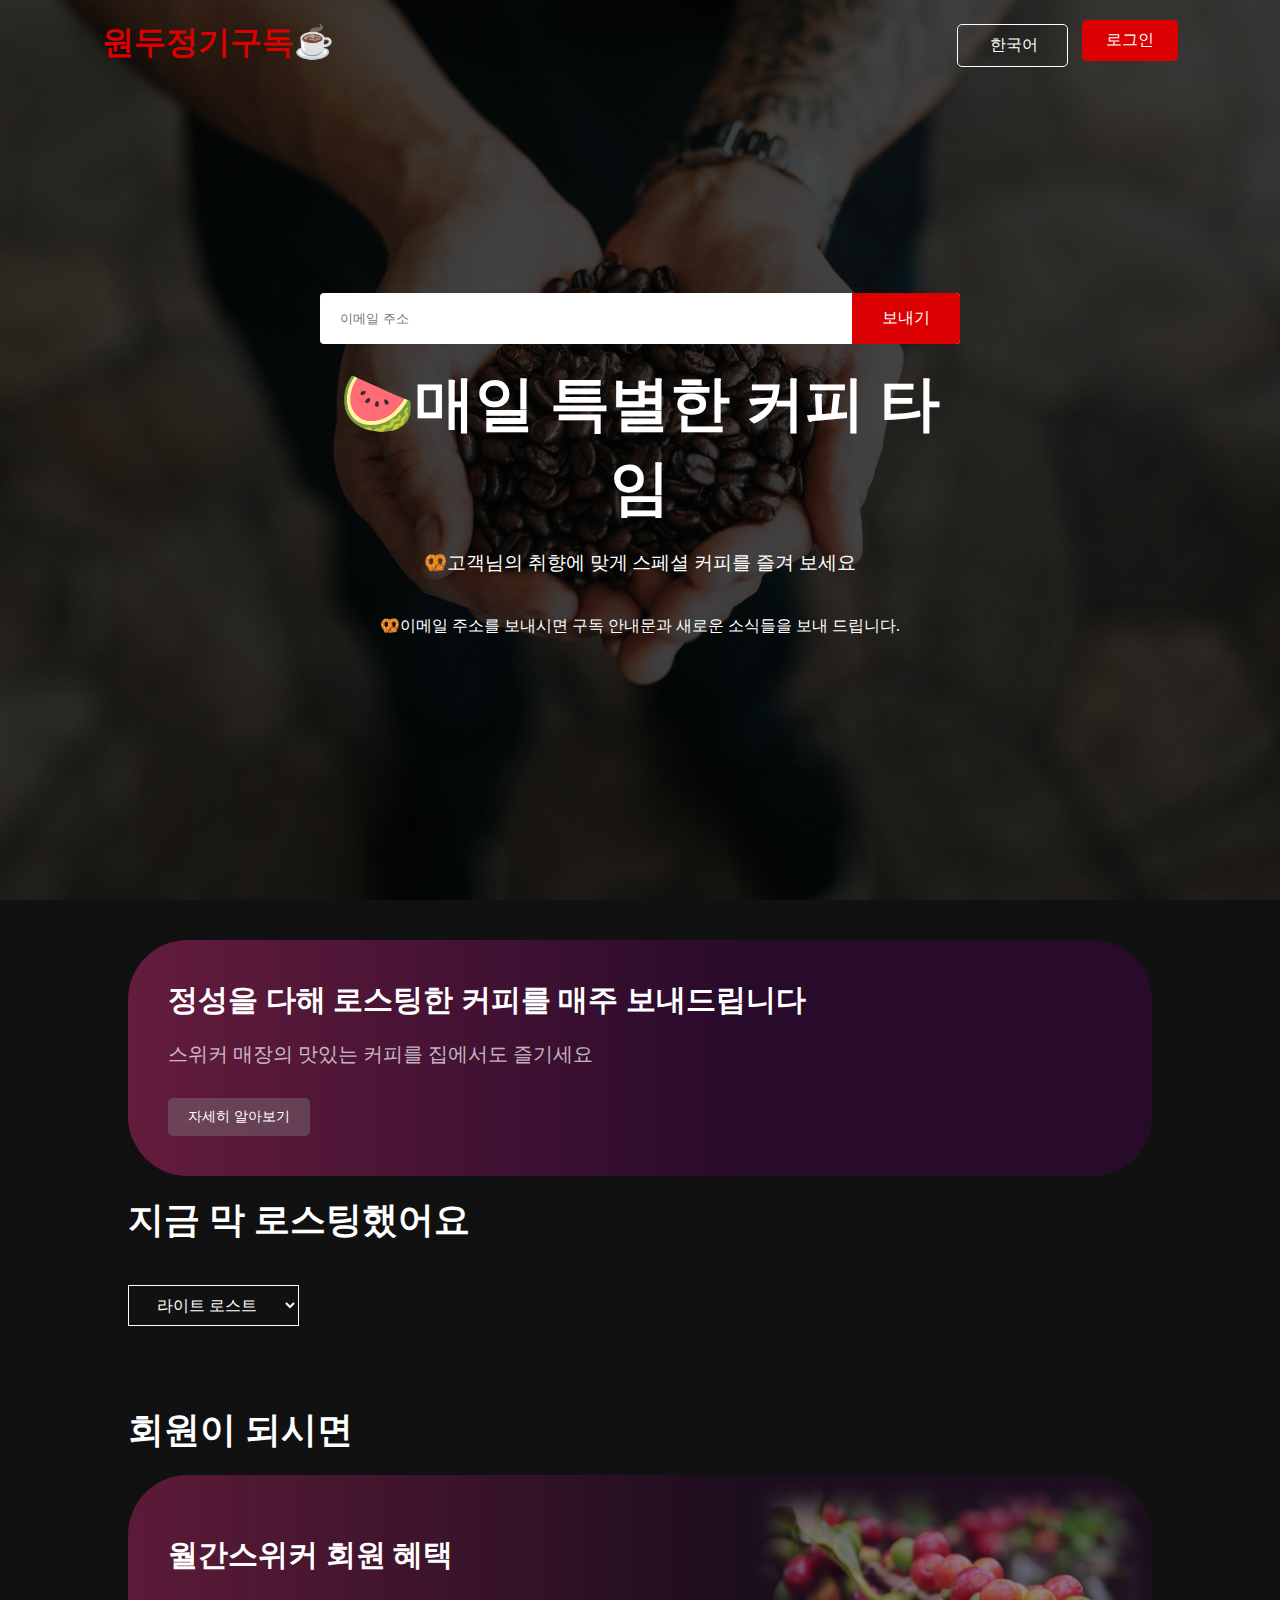
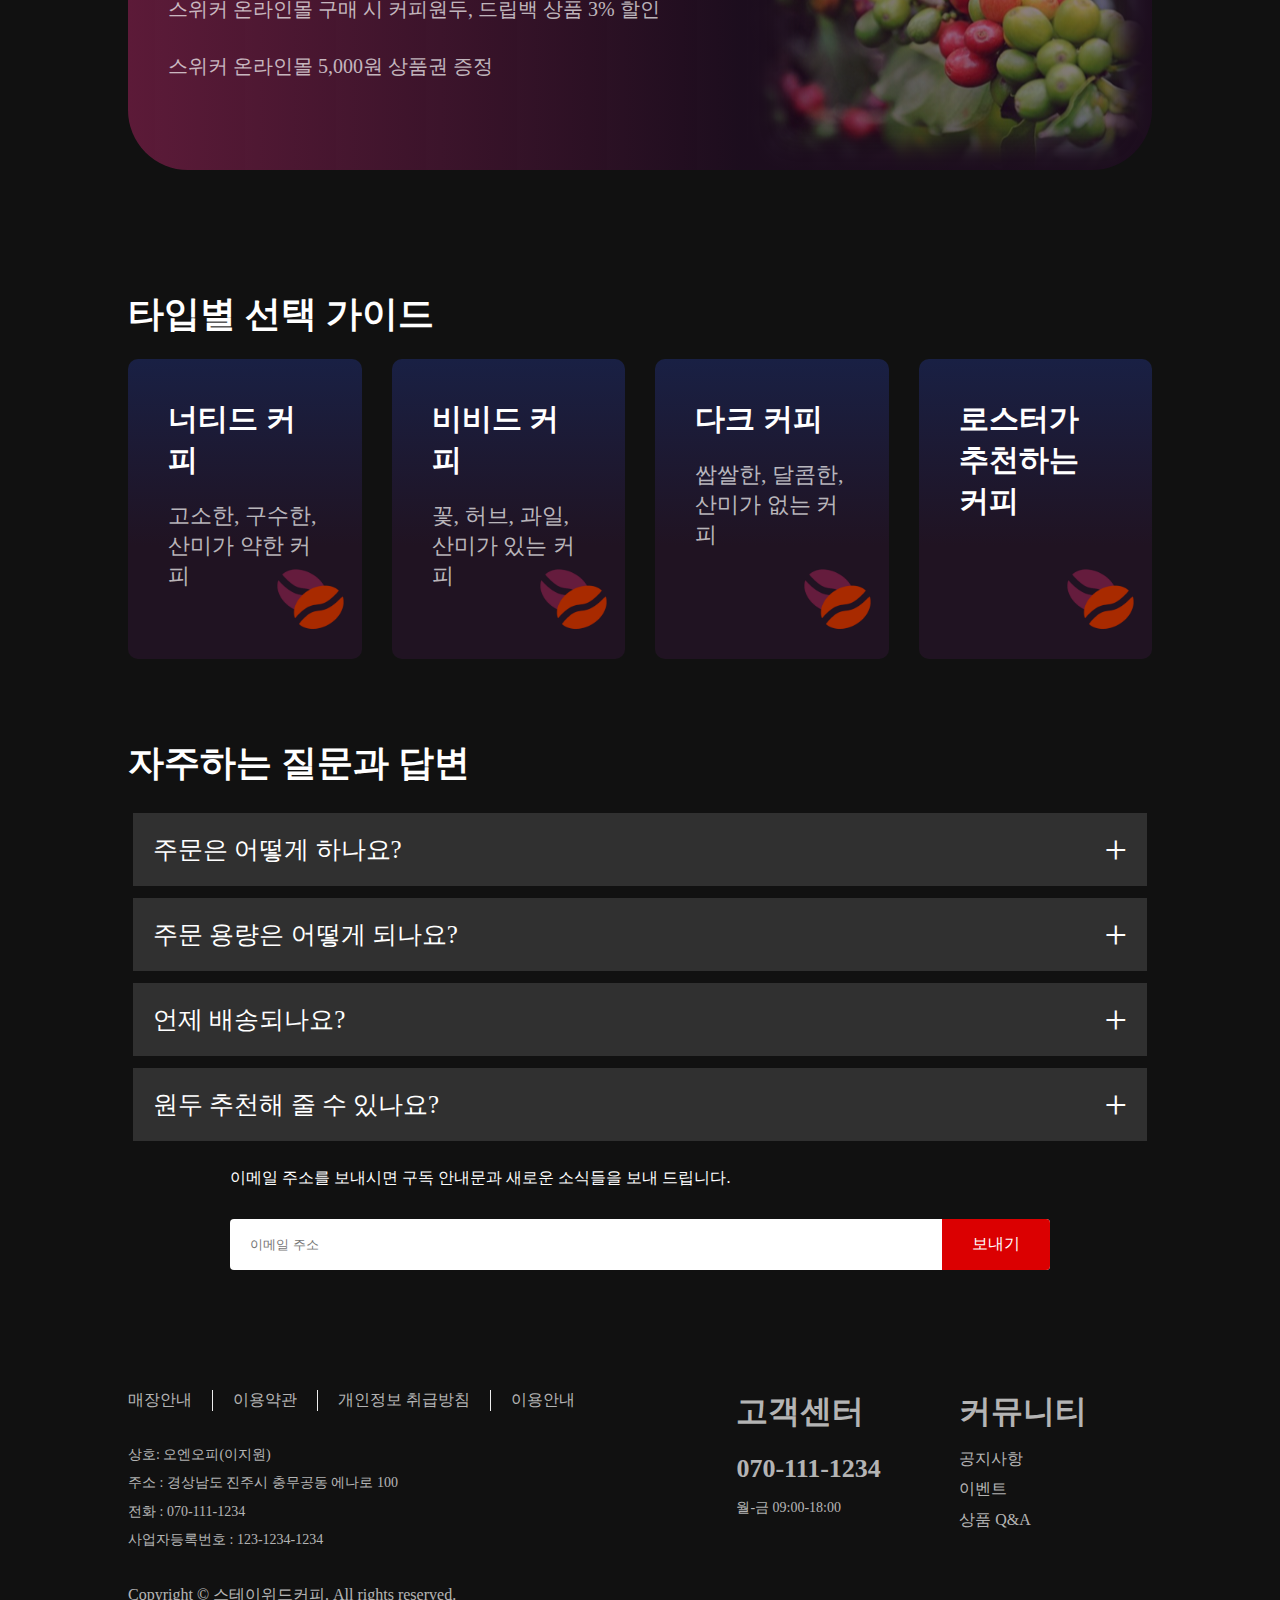
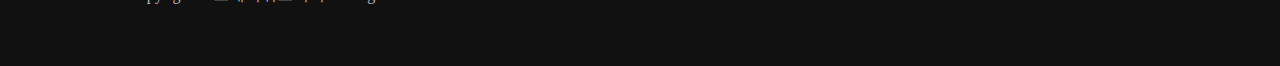
<file: index.html>
<!DOCTYPE html>
<html lang="ko">
<head>
  <meta charset="UTF-8">
  <meta name="viewport" content="width=device-width, initial-scale=1.0">
  <title>🥨원두 정기 구독🥨</title>
  <link rel="stylesheet" href="https://cdnjs.cloudflare.com/ajax/libs/font-awesome/6.5.1/css/all.min.css" integrity="sha512-DTOQO9RWCH3ppGqcWaEA1BIZOC6xxalwEsw9c2QQeAIftl+Vegovlnee1c9QX4TctnWMn13TZye+giMm8e2LwA==" crossorigin="anonymous" referrerpolicy="no-referrer" />
  <link rel="stylesheet" href="style.css">
</head>
<body>
  <!-- 헤더 -->
  <header>
    <nav>
      <h1 class="logo">원두정기구독☕</h1>
      <div>
        <button class="lang"><i class="fa-solid fa-globe"></i>한국어 <i class="fa-solid fa-caret-down"></i></button>
        <button>로그인</button>
      </div>
    </nav>
    <div class="header-content">
       <form class="add-email">
        <input type="email" placeholder="이메일 주소" required>
        <button type="submit">보내기</button>
      </form>
      <br>
      <h2>🍉매일 특별한 커피 타임</h2>
      <h3>🥨고객님의 취향에 맞게 스페셜 커피를 즐겨 보세요</h3>
      <p>🥨이메일 주소를 보내시면 구독 안내문과 새로운 소식들을 보내 드립니다.</p>
     
    </div>
  </header>

  <!-- 배너 -->
  <section id="banner">
    <div class="banner-content">
      <h3>정성을 다해 로스팅한 커피를 매주 보내드립니다</h3>
      <p>스위커 매장의 맛있는 커피를 집에서도 즐기세요</p>
      <button>자세히 알아보기</button>
    </div>
    <h2>지금 막 로스팅했어요</h2>
    <select class="select-menu">
      <option value="light">라이트 로스트</option>
      <option value="medium">미디엄 로스트</option>
      <option value="dark">다크 로스트</option>
      <option value="kakao">카카오 로스트</option>
    </select>
  </section>

  <!-- 멤버십 -->
  <section id="membership">
    <h2>회원이 되시면</h2>
    <div class="membership-content">
      <h3>월간스위커 회원 혜택</h3>
      <p>스위커 온라인몰 구매 시 커피원두, 드립백 상품 3% 할인</p>
      <p>스위커 온라인몰 5,000원 상품권 증정</p>
    </div>
  </section>  

  <!-- 선택 가이드 -->
  <section id="choice">
    <h2>타입별 선택 가이드</h2>
    <div class="choice-content">
      <div class="card">
       <h3>너티드 커피</h3> 
       <p>고소한, 구수한, 산미가 약한 커피</p>   
       <div class="bean-img">
        <img src="images/beans.png" alt="">
       </div>    
      </div>
      <div class="card">
        <h3>비비드 커피</h3> 
        <p>꽃, 허브, 과일, 산미가 있는 커피</p>
        <div class="bean-img">
          <img src="images/beans.png" alt="">
         </div>  
      </div>
      <div class="card">
        <h3>다크 커피</h3> 
        <p>쌉쌀한, 달콤한, 산미가 없는 커피</p>
        <div class="bean-img">
          <img src="images/beans.png" alt="">
         </div>  
      </div>
      <div class="card">
        <h3>로스터가 추천하는 커피</h3>     
        <div class="bean-img">
          <img src="images/beans.png" alt="">
         </div>  
      </div>
    </div>
  </section>  

  <!-- FAQ -->
  <section id="faq">
    <h2>자주하는 질문과 답변</h2>
    <ul class="accordion">
      <li>
        <input type="radio" name="accordion" id="first">
        <label for="first">주문은 어떻게 하나요?</label>
        <div class="content">          
          <p>스위커 온라인몰에서 주문하셔도 되고, 000-0000-0000d으로 전화해서 궁금한 것들을 확인한 후 주문하셔도 됩니다.</p>
        </div>
      </li>
      <li>
        <input type="radio" name="accordion" id="second">
        <label for="second">주문 용량은 어떻게 되나요?</label>
        <div class="content">
          <p>고객님의 취향에 맞는 커피를 매주 또는 격주로 배송합니다. 주문 용량은 원두별로 100g씩, 200g씩 필요한 양을 주문하시면 됩니다. </p>
          <p>같은 종류의 커피로 200g을 주문할 수도 있고, 다른 종류의 커피로 100g씩 2개를 주문하셔도 됩니다.</p>
          <p>홈카페를 위한 100g, 200g 포장과 오피스카페를 위한 500g, 1kg 포장이 있습니다. </p>
        </div>
      </li>
      <li>
        <input type="radio" name="accordion" id="third">
        <label for="third">언제 배송되나요?</label>
        <div class="content">
          <p>매주 목요일에 배송 출발합니다. 제주도내는 금요일에 받으실 수 있고 도외는 토요일에 받으실 수 있습니다. </p>
          <p>단, 목요일이 공휴일이거나 택배 물량이 몰리는 시즌일 경우 하루 이틀 조정될 수 있습니다.</p>
        </div>
      </li>
      <li>
        <input type="radio" name="accordion" id="fourth">
        <label for="fourth">원두 추천해 줄 수 있나요?</label>
        <div class="content">
          <p>'로스터가 추천하는 커피'를 선택하시면 고객님과 상담 후 고객님께 맞는 제품으로 매주 혹은 격주로 배송해 드립니다. </p>
          <p>그 외에 특별히 원하는 원두가 있을 경우 000-0000-0000으로 전화주시면 도와드리겠습니다.</p>
        </div>
      </li>
    </ul>
    <div class="newsletter">
      <p>이메일 주소를 보내시면 구독 안내문과 새로운 소식들을 보내 드립니다.</p>
      <form class="add-email">
        <input type="email" placeholder="이메일 주소" required>
        <button type="submit">보내기</button>
      </form>      
    </div>
  </section>  

  <!-- 푸터 -->
  <footer>
    <div class="footer-content">
      <div class="col left">
        <ul class="footer-nav">
          <li><a href="#">매장안내</a></li>
          <li><a href="#">이용약관</a></li>
          <li><a href="#">개인정보 취급방침</a></li>
          <li><a href="#">이용안내</a></li>
        </ul>
        <div class="footer-info">
          <p>상호: 오엔오피(이지원)</p>
          <p>주소 : 경상남도 진주시 충무공동 에나로 100 </p>
          <p>전화 : 070-111-1234</p>
          <p>사업자등록번호 : 123-1234-1234</p>
        </div>
      </div>
      <div class="col center">
        <h2>고객센터</h2>
        <h3>070-111-1234</h3>
        <p>월-금 09:00-18:00</p>
        <ul class="socials">
          <li><a href="#"><i class="fa-brands fa-instagram"></i></a></li>
          <li><a href="#"><i class="fa-brands fa-square-facebook"></i></a></li>
          <li><a href="#"><i class="fa-brands fa-youtube"></i></a></li>
        </ul>
      </div>
      <div class="col right">
        <h2>커뮤니티</h2>
        <p><a href="#">공지사항</a></p>
        <p><a href="#">이벤트</a></p>
        <p><a href="#">상품 Q&A</a></p>
      </div>
    </div>
    <div class="copyright">
      <p>Copyright &copy; 스테이위드커피. All rights reserved.</p>
    </div>

  </footer>  
</body>
</html>
</file>
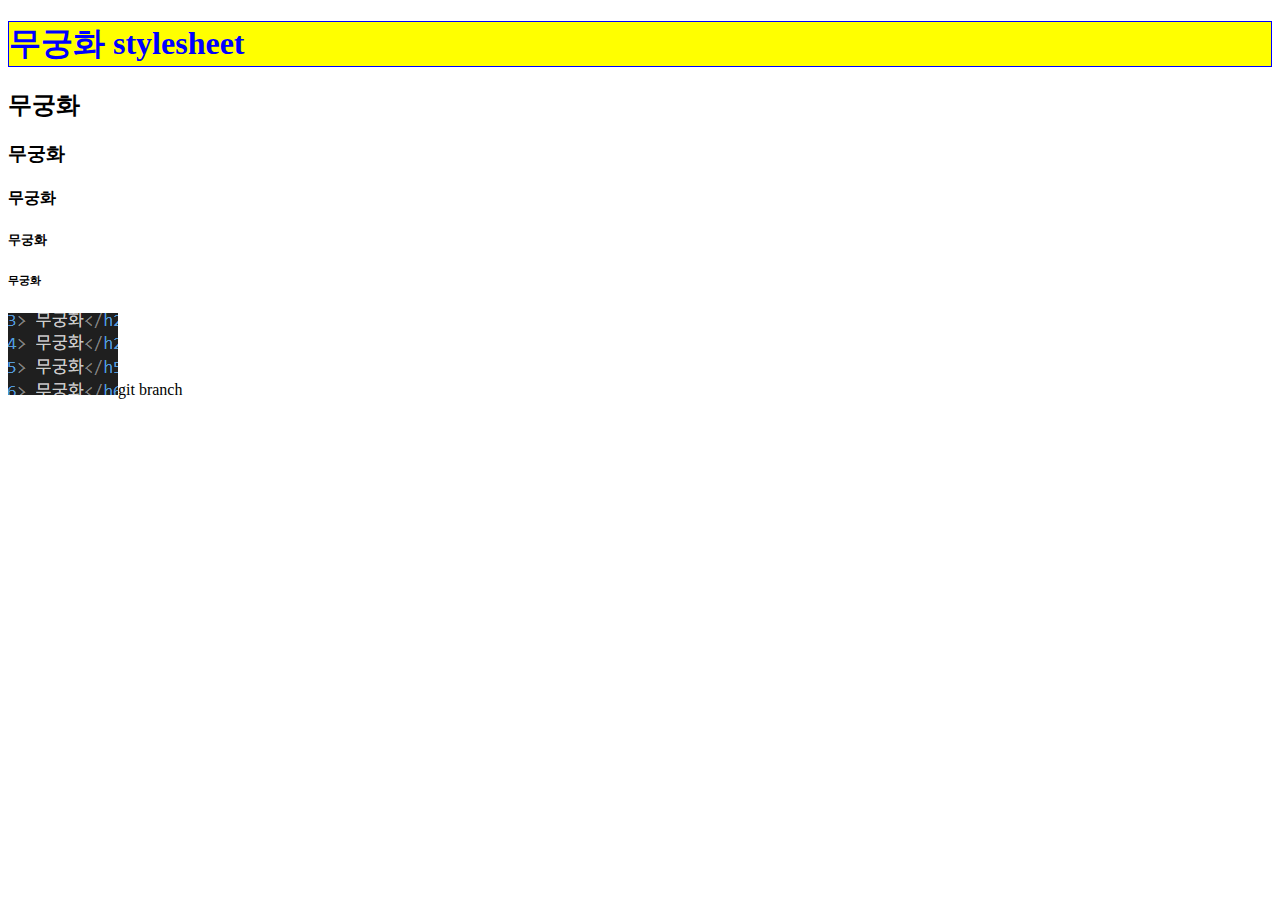
<file: test1.html>
<!DOCTYPE html>
<html lang="ko">
<head>
    <meta charset="UTF-8">
    <meta name="viewport" content="width=device-width, initial-scale=1.0">
    <title>Document</title>
    <link rel="stylesheet" href="ok.css">
 

</head>
<body>
    <h1 id="h1"> 무궁화 stylesheet</h1>
    <h2> 무궁화
    <h3> 무궁화</h2>
    <h4> 무궁화</h2>
    <h5> 무궁화</h5>
    <h6> 무궁화</h6>

    <img src="images/zia.png">git branch
</body>
</html>
</file>
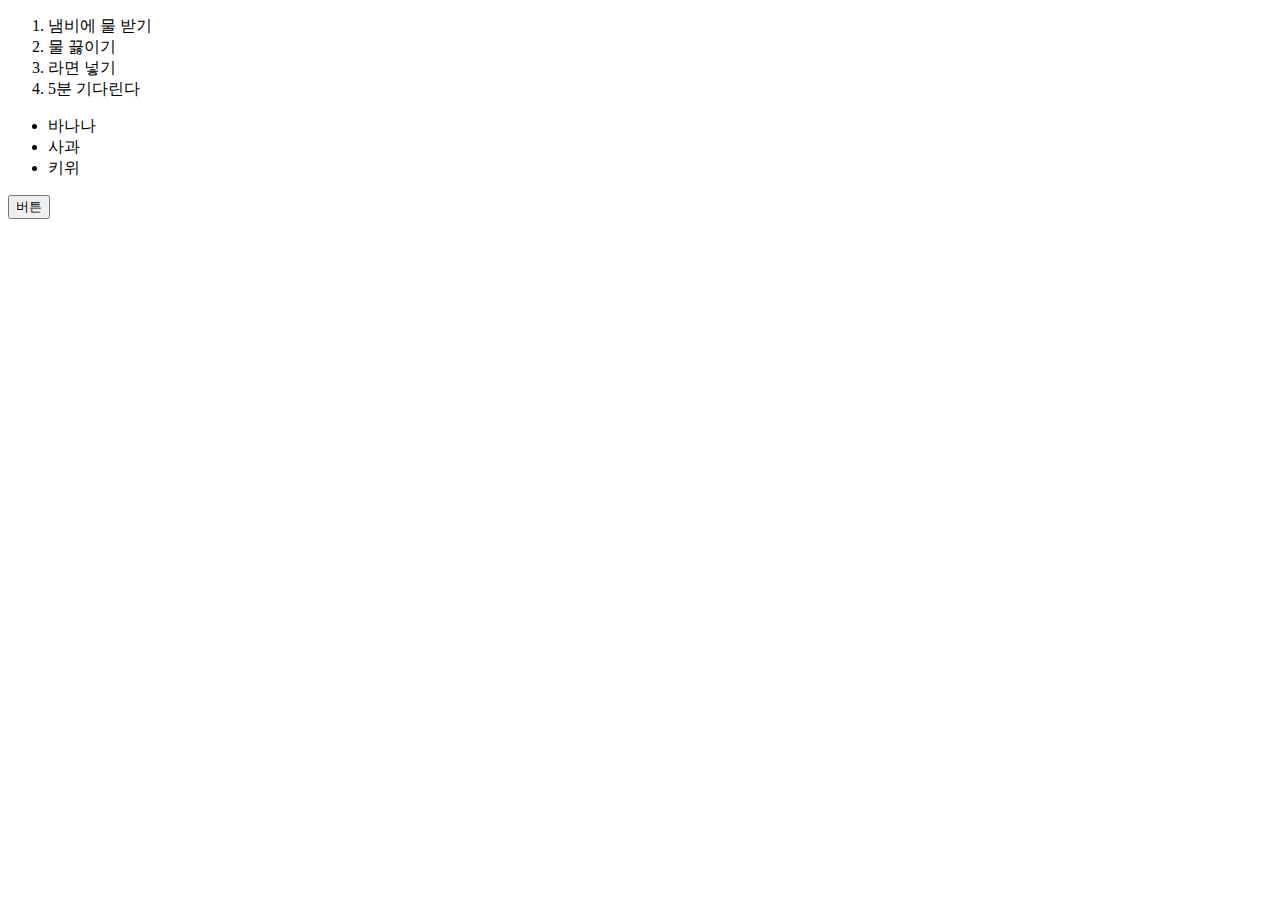
<file: test2.html>
<!DOCTYPE html>
<html lang="en">
<head>
    <meta charset="UTF-8">
    <meta name="viewport" content="width=device-width, initial-scale=1.0">
    <title>Document</title>
    <script>
        function fnDelete(){
            
            alert('삭제');
        }
    </script>
</head>
<body>
    
    <ol>
        <li>냄비에 물 받기</li>
        <li>물 끓이기</li>
        <li>라면 넣기</li>
        <li>5분 기다린다</li>
    </ol>

    <ul>
        <li>바나나</li>
        <li>사과</li>
        <li>키위</li>
    </ul>

    <button onclick="fnDelete()">버튼</button>
</body>
</html>
</file>
<file: style.css>
/* CSS 리셋 */
* {
    margin: 0;
    padding: 0;
    box-sizing: border-box;
  }
  
  /* ---- 전체 적용 ---- */
  body {
    background-color: #111;  /* 배경색 */
    color: #fff;  /* 글자색 */
  }
  section {
    padding: 40px 10%;
  }
  section h2 {
    font-size: 36px;
    margin-bottom: 20px;
  }
  section h3 {
    font-size: 30px;
    font-weight: 600;
    margin-bottom: 20px;
  }
  
  /* ----  헤더 영역 ---- */
  header {
    width: 100%;  /* 너비 100% */
    height: 100vh;  /* 뷰포트 높이 */
    background: linear-gradient(rgba(0, 0, 0, 0.7), rgba(0, 0, 0, 0.7)), url(images/header-bg.jpg) center no-repeat;
    background-size: cover;
    padding: 10px 8%;  /* 상하 10px, 좌우 8% */
    position: relative;  /* 상대 위치 */
  }
  nav {
    display: flex;  /* 플렉스 박스 레이아웃 사용 */
    justify-content: space-between;  /* 가로 정렬 */
    align-items: center;  /* 세로 정렬 */
    padding: 10px 0;  
  }
  nav .logo {
    font-size:32px;  /* 글자 크기 */
    color: #db0001;  /* 글자색 */
    cursor: pointer;  /* 커서 포인터 */
  }
  nav button {
    border: 0;  /* 테두리 없음 */
    outline: 0;  /* 아웃라인 없음 */
    border-radius: 5px;  /* 테두리 반경 */
    background-color: #db0001;  /* 배경색 */
    color: #fff;  /* 글자색 */
    padding: 10px 24px;  /* 안쪽 여백 */
    margin-left: 10px;  /* 왼쪽 마진 */
    font-size: 16px;  /* 글자 크기 */
    cursor: pointer;    /* 커서 포인터 */
  }
  .lang {
    display: inline-flex;  /* 인라인 플렉스 박스 레이아웃 사용 */
    align-items: center;  /* 세로 정렬 */
    border: 1px solid #fff;  /* 테두리 */
    background-color: transparent;   /* 배경색 투명 */
  }
  .lang i:nth-child(1) {  /* .lang의 i 자식 요소 중 첫번째 */
    margin-right: 8px;  /* 오른쪽 마진 */
  }
  .lang i:nth-child(2) { /* .lang의 i 자식 요소 중 두번째 */
    margin-left: 5px;  /* 왼쪽 마진 */
  }
  .header-content {  
    position: absolute;  /* 절대 위치 */ 
    left: 50%;  /* 왼쪽에서 50% */
    top: 50%;  /* 위에서 50% */
    transform: translate(-50%, -50%); /* 수직, 수평 가운데 정렬 */
    text-align: center;
  }
  .header-content h2 {
    font-size: 60px;  /* 글자 크기 */
    line-height: 1.4;  /* 줄 높이 */
    font-weight: 600;  /* 글자 굵기 */
    max-width: 650px;  /* 최대 너비 */
    margin-bottom: 20px;  /* 하단 마진 */
  }
  .header-content h3 {
    font-weight: 400;  /* 글자 굵기 */
    margin-bottom: 40px;  /* 하단 마진 */
  }
  .add-email {
    background-color: #fff;   /* 배경색 */
    border-radius: 4px;  /* 테두리 반경 */
    margin-top: 30px;  /* 상단 마진 */
    display: flex;  /* 플렉스 박스 레이아웃 사용 */
    align-items: center;  /* 세로 정렬 */
    overflow: hidden;  /* 오버플로우 숨김 */
  }
  .add-email input {   /* .add-email의 input 요소 */
    border: 0;  /* 테두리 없음 */
    outline: 0;  /* 아웃라인 없음 */
    flex: 1;  /* 플렉스 박스 아이템의 크기를 설정 */
    margin-left: 20px;  /* 왼쪽 마진 */
  }
  .add-email button {
    border: 0;  /* 테두리 없음 */
    background-color: #db0001;  /* 배경색 */
    color: #fff;  /* 글자색 */
    font-size: 16px;  /* 글자 크기 */
    padding: 15px 30px;  /* 안쪽 여백 */
    cursor: pointer;  /* 커서 포인터 */
  }
  
  /* ---- 반응형 (헤더)  ----- */
  @media only screen and (max-width: 768px) {
    .logo {
      font-size: 20px;
    }
    nav button {
      padding: 5px 10px;
    }
    .lang {
      padding: 4px 8px;
    }
    .header-content {
      position: unset;   
      transform: none;
      padding-top: 150px;
    }
    .header-content h2 {
      font-size: 48px;
      line-height: 50px;
    }
    .header-content h3 {
      font-size: 20px;
    }
    .add-email button {
      font-size: 12px;
      padding: 10px 15px;
    }
  }
  
  /* ------ 배너 영역 ------ */
  .banner-content {
    border-radius: 60px;
    background: linear-gradient(to right, #651c3d 0%, #280a2b 60%);
    padding: 40px;
    margin-bottom: 20px;
  }
  
  #banner p {
    font-size: 20px;
    color: rgba(255, 255, 255, 0.7);
    margin-bottom: 30px;
  }
  #banner button {
    border: 0;
    outline: 0;
    border-radius: 5px;
    background: rgba(128, 128, 128, 0.4);
    padding: 10px 20px;
    color: #fff;
    font-size: 14px;
    font-weight: 500;
    cursor: pointer;
  }
  .select-menu {
    border: 1px solid #fff;  /* 테두리 */
    background-color: transparent;   /* 배경색 투명 */
    color: #fff;
    padding: 10px 24px;  /* 안쪽 여백 */
    margin-top: 20px;  /* 위쪽 마진 */
    font-size: 16px;  /* 글자 크기 */
  }
  .select-menu option {
    background-color: #2b2b2b;  /* 배경색 */
    color: #fff;  /* 글자색 */
  }
  
  /* ------ 멤버십 영역 ------ */
  .membership-content {
    border-radius: 60px; 
    background: linear-gradient(to right, rgb(101, 28, 61, 0.9) 0%, rgba(40, 10, 43, 0.5) 60%), url(images/membership-bg.png) no-repeat right center;
    padding: 60px 40px;
    margin-bottom: 40px;
  }
  .membership-content p {
    font-size: 20px;
    color: rgba(255, 255, 255, 0.7);
    margin-bottom: 30px;
  }
  
  /* ----- 선택 가이드 영역 ----- */
  #choice p {
    font-size: 22px;
    color: rgba(255, 255, 255, 0.7);
    margin-bottom: 30px;
  }
  .choice-content {
    display: flex;
    flex-wrap: wrap;
    align-items: center;
    gap: 30px;
  }
  .card {
    flex: 1;
    border: 0;
    outline: 0;
    border-radius: 10px;
    background: linear-gradient(to bottom, rgba(25,32,68,1) 0%, rgba(32,19,34,1) 62%);
    padding: 40px;
    height: 300px;
    position:relative;
  }
  .bean-img {
    width:80px;
    position: absolute;
    bottom: 20px;
    right: 10px;
  }
  .bean-img img {
    width: 100%;
    height: auto;
  }
  
  /* ---- 반응형 (선택 가이드 영역) ---- */
  @media only screen and (max-width: 768px) {
    .card {
      flex-basis: 100%;
    }
  }
  @media only screen and (min-width: 769px) and (max-width: 1220px) {
    .card {
      flex-basis: calc(50% - 15px);
    }
  }
  
  /* ----- FAQ 영역 ----- */
  
  .faq .accordion {
    width: 100%;
    max-width: 750px;
    margin: 60px auto;
  }
  .accordion li {
    list-style: none;
    width: 100%;
    padding: 5px;
  }
  .accordion li label {
    display: flex;
    align-items: center;
    padding: 20px;
    font-size: 25px;
    font-weight: 500;
    background: #303030;
    margin-bottom :2px;
    cursor: pointer;
    position: relative;
  }
  .accordion li label::after {
    content: '\2b';
    font-size: 40px;
    position: absolute;
    right: 20px;  
    transition: 0.5s;
  }
  .accordion input[type="radio"] {
    display: none;
  }
  .accordion .content {
    background: #3b3b3b;
    font-size: 22px;
    line-height: 1.6;
    text-align: left;
    padding: 0 20px;
    max-height: 0;
    overflow: hidden;
  }
  .accordion input[type="radio"]:checked + label + .content {  /* input[type="radio"]에 체크하면 */
    max-height: 600px;
    padding: 30px 20px;
  }
  .accordion input[type="radio"]:checked + label::after {  /* input[type="radio"]에 체크하면 */
    transform: rotate(-135deg);
  }
  .newsletter {
    padding: 20px 10%;
  }
  
  /* ------ 푸터 영역 ------ */
  footer {
    padding: 60px 10%;
  }
  .footer-content {
    display: flex;
    justify-content: space-between;
    align-items: start;
    gap: 30px;
  }
  .footer-content a {
    color: rgba(255, 255, 255, 0.7);
    font-size: 16px;
    text-decoration: none;
  }
  .left {
    flex-basis: 60%;
  }
  .center,
  .right {
    flex-basis: 20%;  
    vertical-align: top;
  }
  .col h2 {
    color: rgba(255, 255, 255, 0.7);
    font-size: 32px;
    margin-bottom: 20px;
  }
  .col h3 {
    color: rgba(255, 255, 255, 0.7);
    font-size: 26px;
    margin-bottom: 20px;
  }
  .footer-nav {
    display: flex;
    justify-content: start;
    align-items: center;
    gap: 20px;
    list-style: none;
    margin-bottom: 40px;
  }
  .footer-nav li:not(:last-child) {
    padding-right: 20px;
    border-right: 1px solid #eee;
  }
  .footer-info {
    margin-top: 20px;
    color: rgba(255, 255, 255, 0.7);
  }
  .socials {
    display: flex;
    justify-content: start;
    align-items: center;
    gap: 10px;
    list-style: none;
  }
  .socials a {
    color: rgba(255, 255, 255, 0.7);
    font-size: 16px;
  }
  .copyright {
    margin-top: 20px;
    color: rgba(255, 255, 255, 0.7);
    font-size: 16px;
  } 
  .footer-content p {
    font-size: 14px;
    line-height: 0.6;
    color: rgba(255, 255, 255, 0.7);
    margin-bottom: 20px;
  }
  
  /* ---- 반응형 (푸터) ---- */
  @media only screen and (max-width: 768px) {
    .footer-content {
      display: flex;
      flex-direction: column;
    }
    .col {
      flex-basis: 100%;
    }
    .col h2 {
      color: rgba(255, 255, 255, 0.7);
      font-size: 28px;
      margin-bottom: 20px;
    }
    .col h3 {
      color: rgba(255, 255, 255, 0.7);
      font-size: 18px;
      margin-bottom: 20px;
    }
  }
</file>
<file: ok.css>
h1 {
    color: blue;
    background-color: yellow;
    border: 1px solid;
}
</file>
